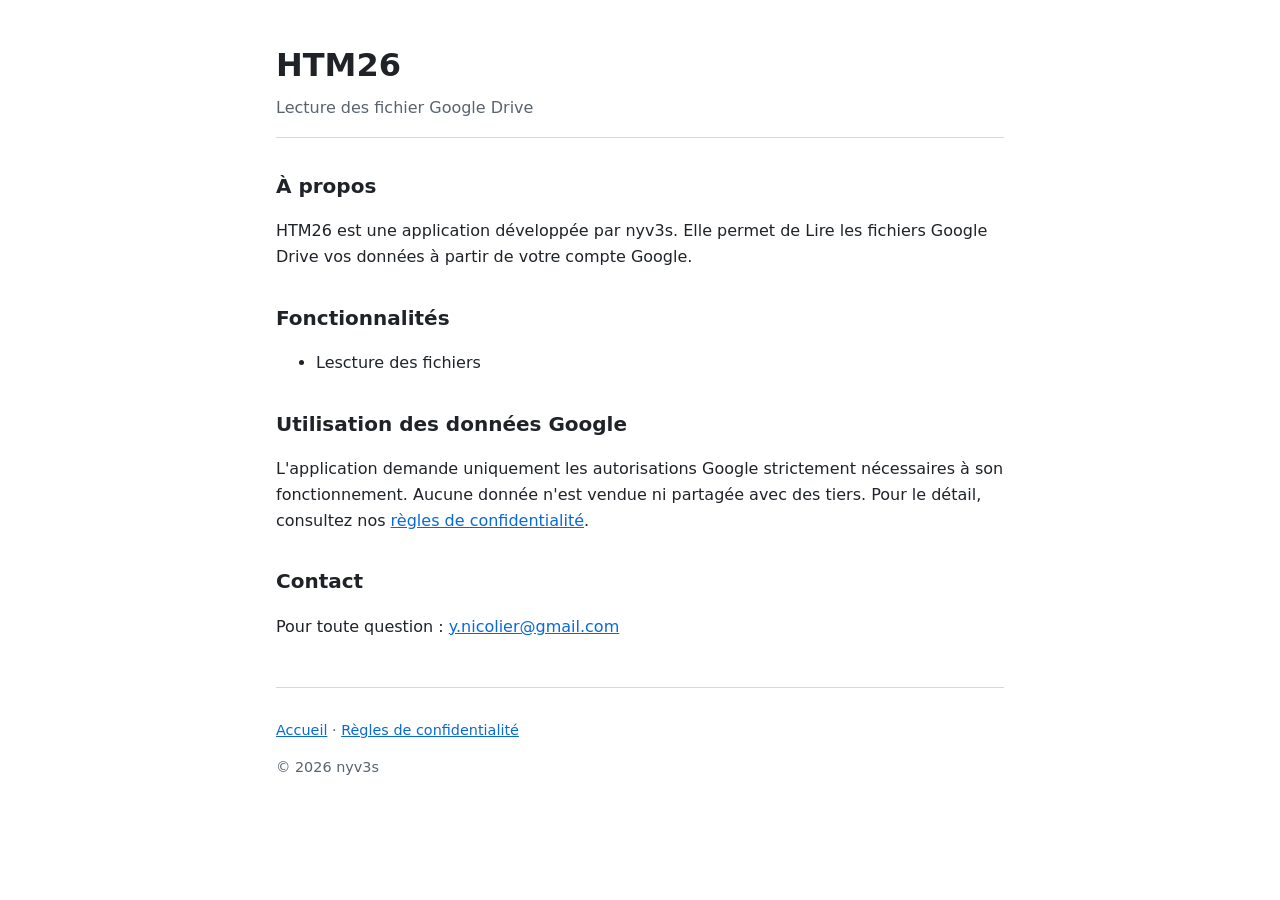
<file: index.html>
<!DOCTYPE html>
<html lang="fr">
<head>
  <meta charset="utf-8">
  <meta name="viewport" content="width=device-width, initial-scale=1">
  <title>HTM26 – Page d'accueil</title>
  <meta name="description" content="HTM26 : application personnelle qui se connecte à votre compte Google Drive pour lire les fichiers.">
  <link rel="stylesheet" href="style.css">
</head>
<body>
  <header>
    <h1>HTM26</h1>
    <p class="tagline">Lecture des fichier Google Drive</p>
  </header>

  <main>
    <section>
      <h2>À propos</h2>
      <p>
        HTM26 est une application développée par nyv3s. Elle permet de
        Lire les fichiers Google Drive vos données à partir de votre compte Google.
      </p>
    </section>

    <section>
      <h2>Fonctionnalités</h2>
      <ul>
        <li>Lescture des fichiers</li>
        </ul>
    </section>

    <section>
      <h2>Utilisation des données Google</h2>
      <p>
        L'application demande uniquement les autorisations Google strictement
        nécessaires à son fonctionnement. Aucune donnée n'est vendue ni partagée
        avec des tiers. Pour le détail, consultez nos
        <a href="privacy.html">règles de confidentialité</a>.
      </p>
    </section>

    <section>
      <h2>Contact</h2>
      <p>Pour toute question : <a href="mailto:y.nicolier@gmail.com">y.nicolier@gmail.com</a></p>
    </section>
  </main>

  <footer>
    <p>
      <a href="index.html">Accueil</a> ·
      <a href="privacy.html">Règles de confidentialité</a>
    </p>
    <p>© 2026 nyv3s</p>
  </footer>
</body>
</html>
</file>
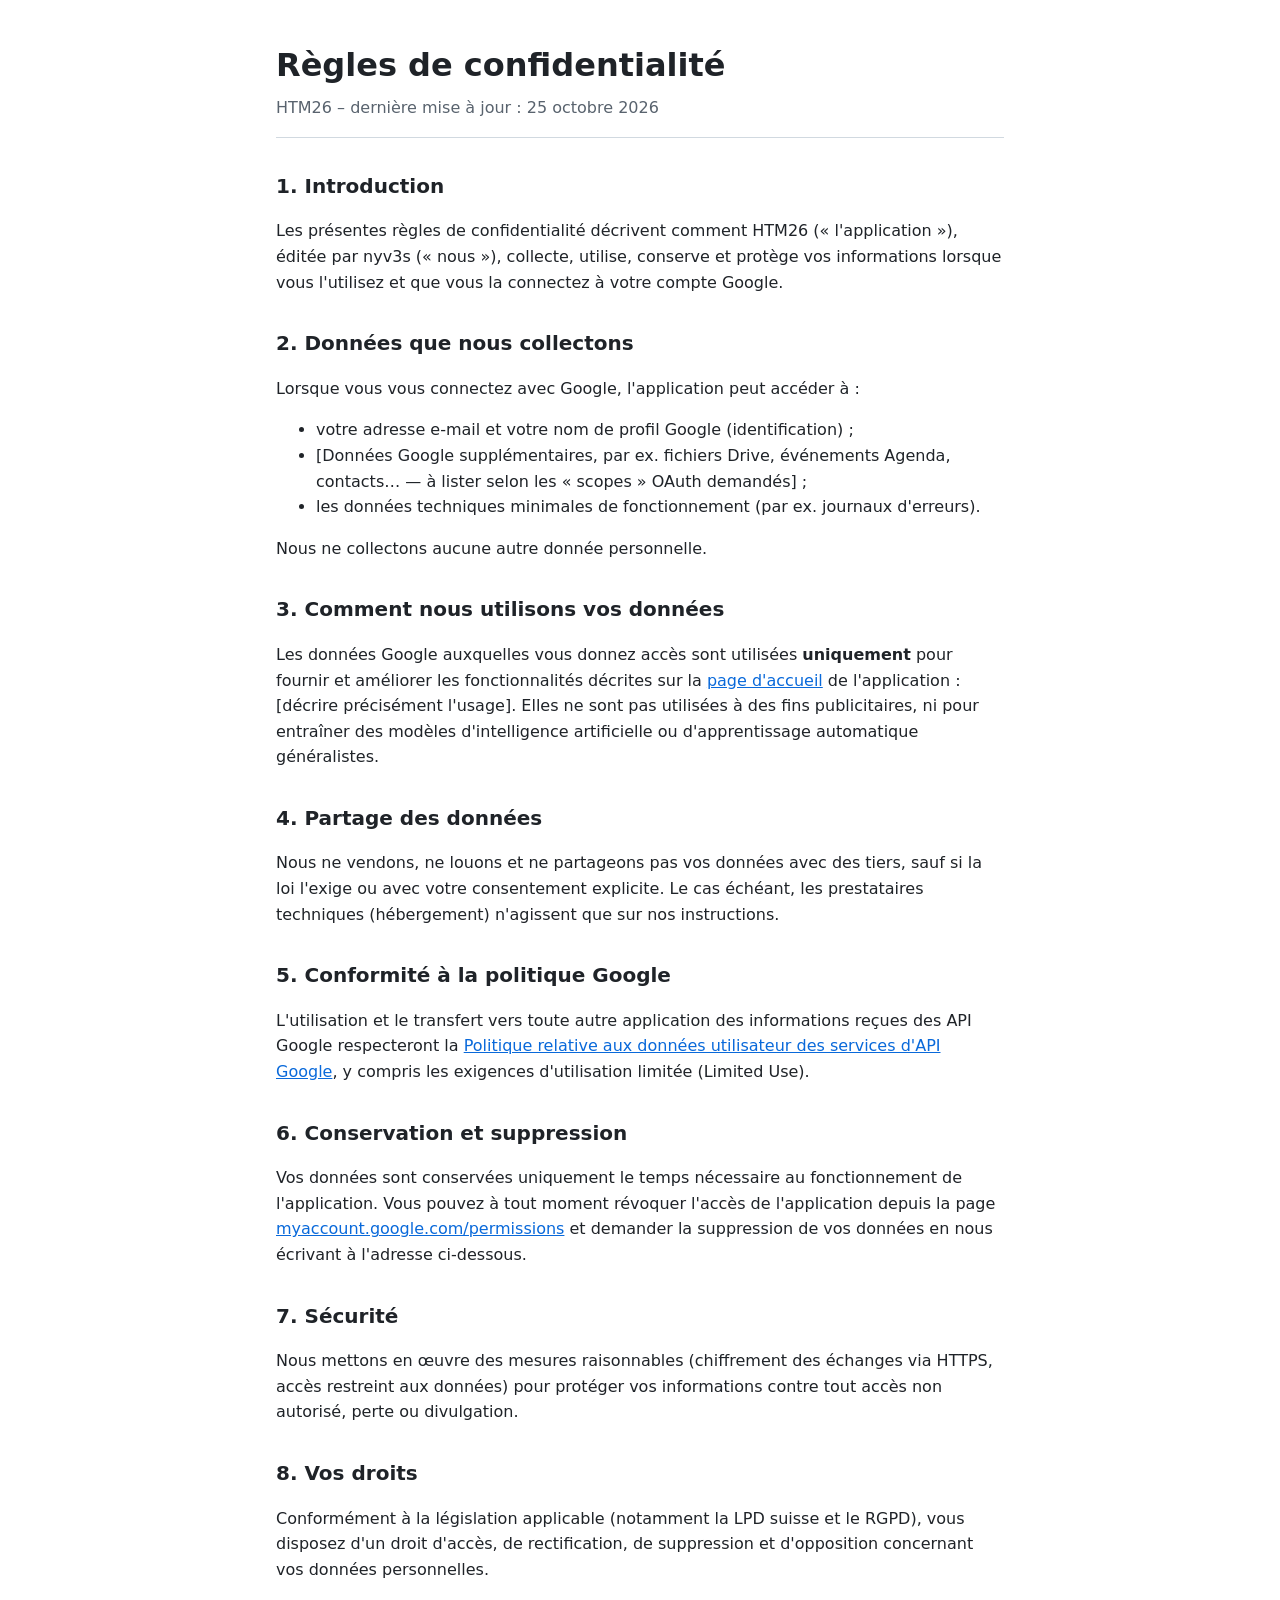
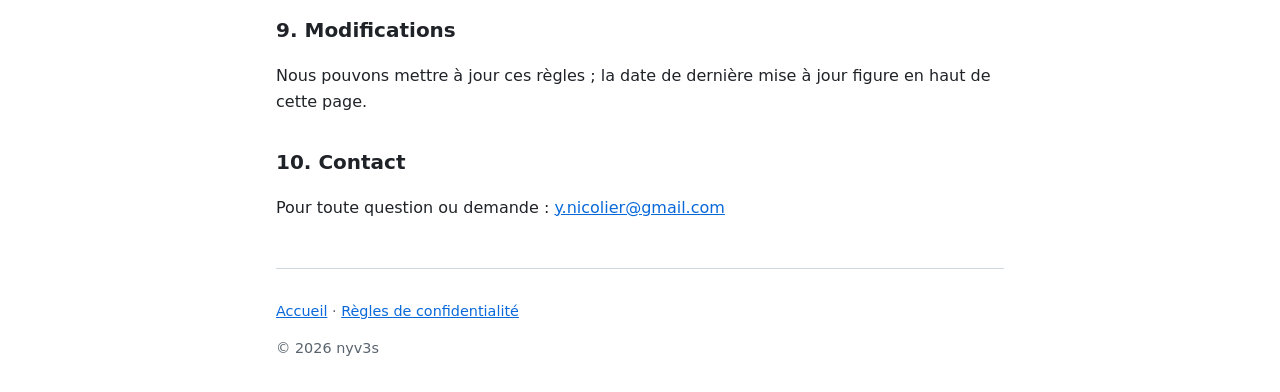
<file: privacy.html>
<!DOCTYPE html>
<html lang="fr">
<head>
  <meta charset="utf-8">
  <meta name="viewport" content="width=device-width, initial-scale=1">
  <title>HTM26 – Règles de confidentialité</title>
  <meta name="description" content="Règles de confidentialité de HTM26 : données collectées, utilisation, conservation et droits des utilisateurs.">
  <link rel="stylesheet" href="style.css">
</head>
<body>
  <header>
    <h1>Règles de confidentialité</h1>
    <p class="tagline">HTM26 – dernière mise à jour : 25 octobre 2026</p>
  </header>

  <main>
    <section>
      <h2>1. Introduction</h2>
      <p>
        Les présentes règles de confidentialité décrivent comment HTM26
        (« l'application »), éditée par nyv3s (« nous »), collecte, utilise,
        conserve et protège vos informations lorsque vous l'utilisez et que vous
        la connectez à votre compte Google.
      </p>
    </section>

    <section>
      <h2>2. Données que nous collectons</h2>
      <p>Lorsque vous vous connectez avec Google, l'application peut accéder à :</p>
      <ul>
        <li>votre adresse e-mail et votre nom de profil Google (identification) ;</li>
        <li>[Données Google supplémentaires, par ex. fichiers Drive, événements Agenda, contacts… — à lister selon les « scopes » OAuth demandés] ;</li>
        <li>les données techniques minimales de fonctionnement (par ex. journaux d'erreurs).</li>
      </ul>
      <p>Nous ne collectons aucune autre donnée personnelle.</p>
    </section>

    <section>
      <h2>3. Comment nous utilisons vos données</h2>
      <p>
        Les données Google auxquelles vous donnez accès sont utilisées
        <strong>uniquement</strong> pour fournir et améliorer les fonctionnalités
        décrites sur la <a href="index.html">page d'accueil</a> de l'application :
        [décrire précisément l'usage]. Elles ne sont pas utilisées à des fins
        publicitaires, ni pour entraîner des modèles d'intelligence artificielle
        ou d'apprentissage automatique généralistes.
      </p>
    </section>

    <section>
      <h2>4. Partage des données</h2>
      <p>
        Nous ne vendons, ne louons et ne partageons pas vos données avec des tiers,
        sauf si la loi l'exige ou avec votre consentement explicite. Le cas échéant,
        les prestataires techniques (hébergement) n'agissent que sur nos instructions.
      </p>
    </section>

    <section>
      <h2>5. Conformité à la politique Google</h2>
      <p>
        L'utilisation et le transfert vers toute autre application des informations
        reçues des API Google respecteront la
        <a href="https://developers.google.com/terms/api-services-user-data-policy">Politique relative aux données utilisateur des services d'API Google</a>,
        y compris les exigences d'utilisation limitée (Limited Use).
      </p>
    </section>

    <section>
      <h2>6. Conservation et suppression</h2>
      <p>
        Vos données sont conservées uniquement le temps nécessaire au fonctionnement
        de l'application. Vous pouvez à tout moment révoquer l'accès de l'application
        depuis la page
        <a href="https://myaccount.google.com/permissions">myaccount.google.com/permissions</a>
        et demander la suppression de vos données en nous écrivant à l'adresse ci-dessous.
      </p>
    </section>

    <section>
      <h2>7. Sécurité</h2>
      <p>
        Nous mettons en œuvre des mesures raisonnables (chiffrement des échanges via
        HTTPS, accès restreint aux données) pour protéger vos informations contre tout
        accès non autorisé, perte ou divulgation.
      </p>
    </section>

    <section>
      <h2>8. Vos droits</h2>
      <p>
        Conformément à la législation applicable (notamment la LPD suisse et le RGPD),
        vous disposez d'un droit d'accès, de rectification, de suppression et
        d'opposition concernant vos données personnelles.
      </p>
    </section>

    <section>
      <h2>9. Modifications</h2>
      <p>
        Nous pouvons mettre à jour ces règles ; la date de dernière mise à jour
        figure en haut de cette page.
      </p>
    </section>

    <section>
      <h2>10. Contact</h2>
      <p>
        Pour toute question ou demande :
        <a href="mailto:y.nicolier@gmail.com">y.nicolier@gmail.com</a>
      </p>
    </section>
  </main>

  <footer>
    <p>
      <a href="index.html">Accueil</a> ·
      <a href="privacy.html">Règles de confidentialité</a>
    </p>
    <p>© 2026 nyv3s</p>
  </footer>
</body>
</html>
</file>
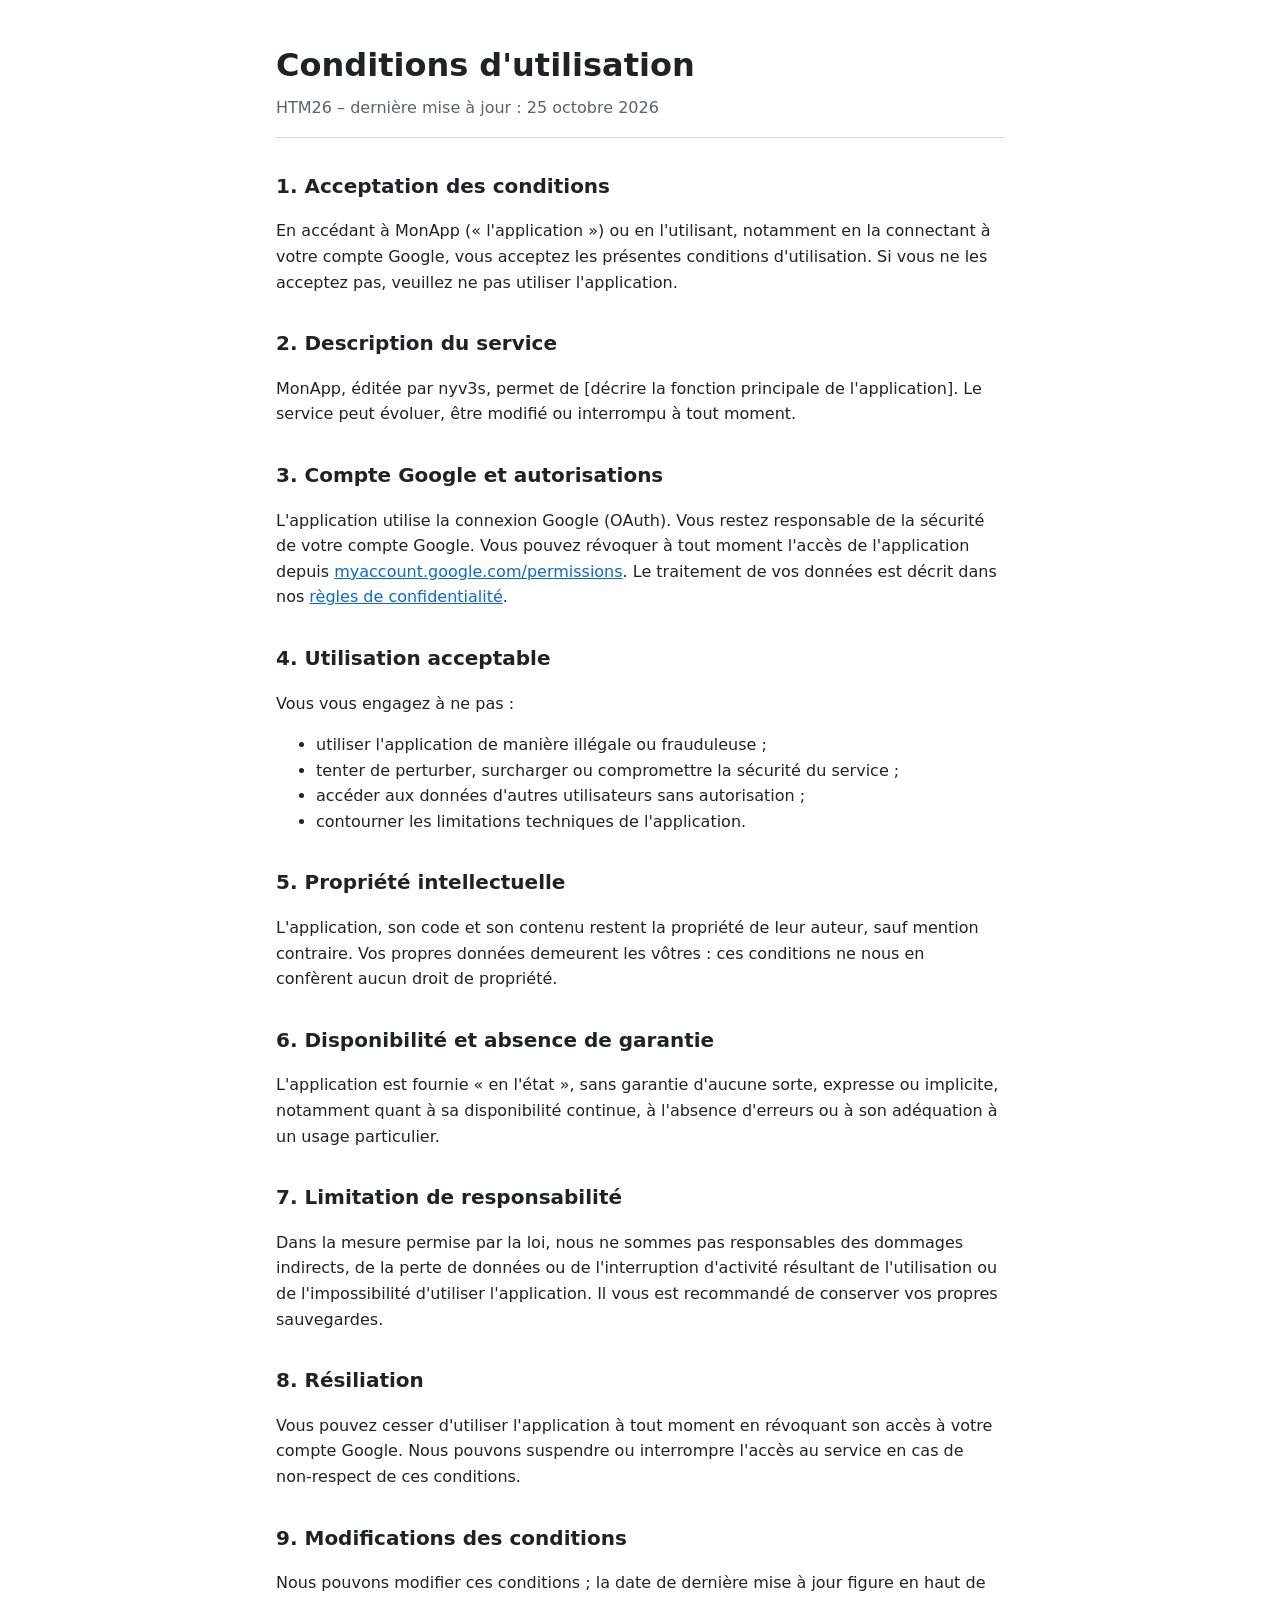
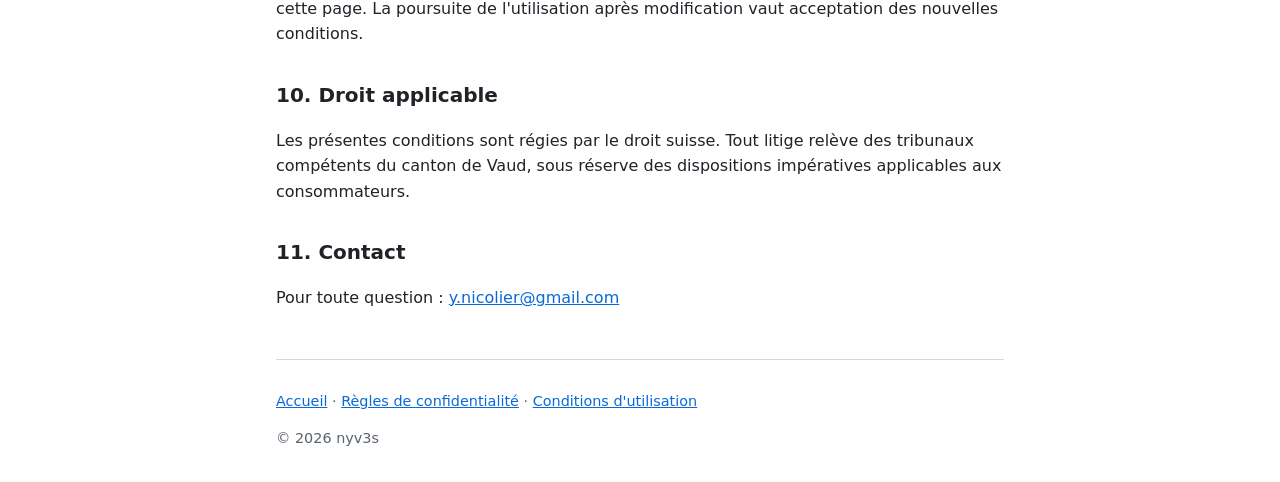
<file: terms.html>
<!DOCTYPE html>
<html lang="fr">
<head>
  <meta charset="utf-8">
  <meta name="viewport" content="width=device-width, initial-scale=1">
  <title>MonApp – Conditions d'utilisation</title>
  <meta name="description" content="Conditions d'utilisation de MonApp : accès au service, obligations des utilisateurs, responsabilité et droit applicable.">
  <link rel="stylesheet" href="style.css">
</head>
<body>
  <header>
    <h1>Conditions d'utilisation</h1>
    <p class="tagline">HTM26 – dernière mise à jour : 25 octobre 2026</p>
  </header>

  <main>
    <section>
      <h2>1. Acceptation des conditions</h2>
      <p>
        En accédant à MonApp (« l'application ») ou en l'utilisant, notamment en la
        connectant à votre compte Google, vous acceptez les présentes conditions
        d'utilisation. Si vous ne les acceptez pas, veuillez ne pas utiliser l'application.
      </p>
    </section>

    <section>
      <h2>2. Description du service</h2>
      <p>
        MonApp, éditée par nyv3s, permet de [décrire la fonction principale de
        l'application]. Le service peut évoluer, être modifié ou interrompu à tout moment.
      </p>
    </section>

    <section>
      <h2>3. Compte Google et autorisations</h2>
      <p>
        L'application utilise la connexion Google (OAuth). Vous restez responsable de
        la sécurité de votre compte Google. Vous pouvez révoquer à tout moment l'accès
        de l'application depuis
        <a href="https://myaccount.google.com/permissions">myaccount.google.com/permissions</a>.
        Le traitement de vos données est décrit dans nos
        <a href="privacy.html">règles de confidentialité</a>.
      </p>
    </section>

    <section>
      <h2>4. Utilisation acceptable</h2>
      <p>Vous vous engagez à ne pas :</p>
      <ul>
        <li>utiliser l'application de manière illégale ou frauduleuse ;</li>
        <li>tenter de perturber, surcharger ou compromettre la sécurité du service ;</li>
        <li>accéder aux données d'autres utilisateurs sans autorisation ;</li>
        <li>contourner les limitations techniques de l'application.</li>
      </ul>
    </section>

    <section>
      <h2>5. Propriété intellectuelle</h2>
      <p>
        L'application, son code et son contenu restent la propriété de leur auteur,
        sauf mention contraire. Vos propres données demeurent les vôtres : ces
        conditions ne nous en confèrent aucun droit de propriété.
      </p>
    </section>

    <section>
      <h2>6. Disponibilité et absence de garantie</h2>
      <p>
        L'application est fournie « en l'état », sans garantie d'aucune sorte, expresse
        ou implicite, notamment quant à sa disponibilité continue, à l'absence d'erreurs
        ou à son adéquation à un usage particulier.
      </p>
    </section>

    <section>
      <h2>7. Limitation de responsabilité</h2>
      <p>
        Dans la mesure permise par la loi, nous ne sommes pas responsables des dommages
        indirects, de la perte de données ou de l'interruption d'activité résultant de
        l'utilisation ou de l'impossibilité d'utiliser l'application. Il vous est
        recommandé de conserver vos propres sauvegardes.
      </p>
    </section>

    <section>
      <h2>8. Résiliation</h2>
      <p>
        Vous pouvez cesser d'utiliser l'application à tout moment en révoquant son
        accès à votre compte Google. Nous pouvons suspendre ou interrompre l'accès au
        service en cas de non-respect de ces conditions.
      </p>
    </section>

    <section>
      <h2>9. Modifications des conditions</h2>
      <p>
        Nous pouvons modifier ces conditions ; la date de dernière mise à jour figure
        en haut de cette page. La poursuite de l'utilisation après modification vaut
        acceptation des nouvelles conditions.
      </p>
    </section>

    <section>
      <h2>10. Droit applicable</h2>
      <p>
        Les présentes conditions sont régies par le droit suisse. Tout litige relève
        des tribunaux compétents du canton de Vaud, sous réserve des dispositions
        impératives applicables aux consommateurs.
      </p>
    </section>

    <section>
      <h2>11. Contact</h2>
      <p>
        Pour toute question :
        <a href="mailto:y.nicolier@gmail.com">y.nicolier@gmail.com</a>
      </p>
    </section>
  </main>

  <footer>
    <p>
      <a href="index.html">Accueil</a> ·
      <a href="privacy.html">Règles de confidentialité</a> ·
      <a href="terms.html">Conditions d'utilisation</a>
    </p>
    <p>© 2026 nyv3s</p>
  </footer>
</body>
</html>
</file>
<file: style.css>
:root { --fg:#1f2328; --bg:#ffffff; --muted:#59636e; --accent:#0969da; --line:#d1d9e0; }
@media (prefers-color-scheme: dark) {
  :root { --fg:#e6edf3; --bg:#0d1117; --muted:#9198a1; --accent:#4493f8; --line:#30363d; }
}
* { box-sizing: border-box; }
body {
  margin: 0 auto; max-width: 760px; padding: 0 16px;
  font: 16px/1.6 system-ui, -apple-system, "Segoe UI", Roboto, sans-serif;
  color: var(--fg); background: var(--bg);
}
header { padding: 40px 0 16px; border-bottom: 1px solid var(--line); }
h1 { margin: 0 0 4px; font-size: 2rem; }
h2 { margin-top: 32px; font-size: 1.25rem; }
.tagline { color: var(--muted); margin: 0; }
a { color: var(--accent); }
footer { margin: 48px 0 32px; padding-top: 16px; border-top: 1px solid var(--line); color: var(--muted); font-size: .9rem; }
</file>
